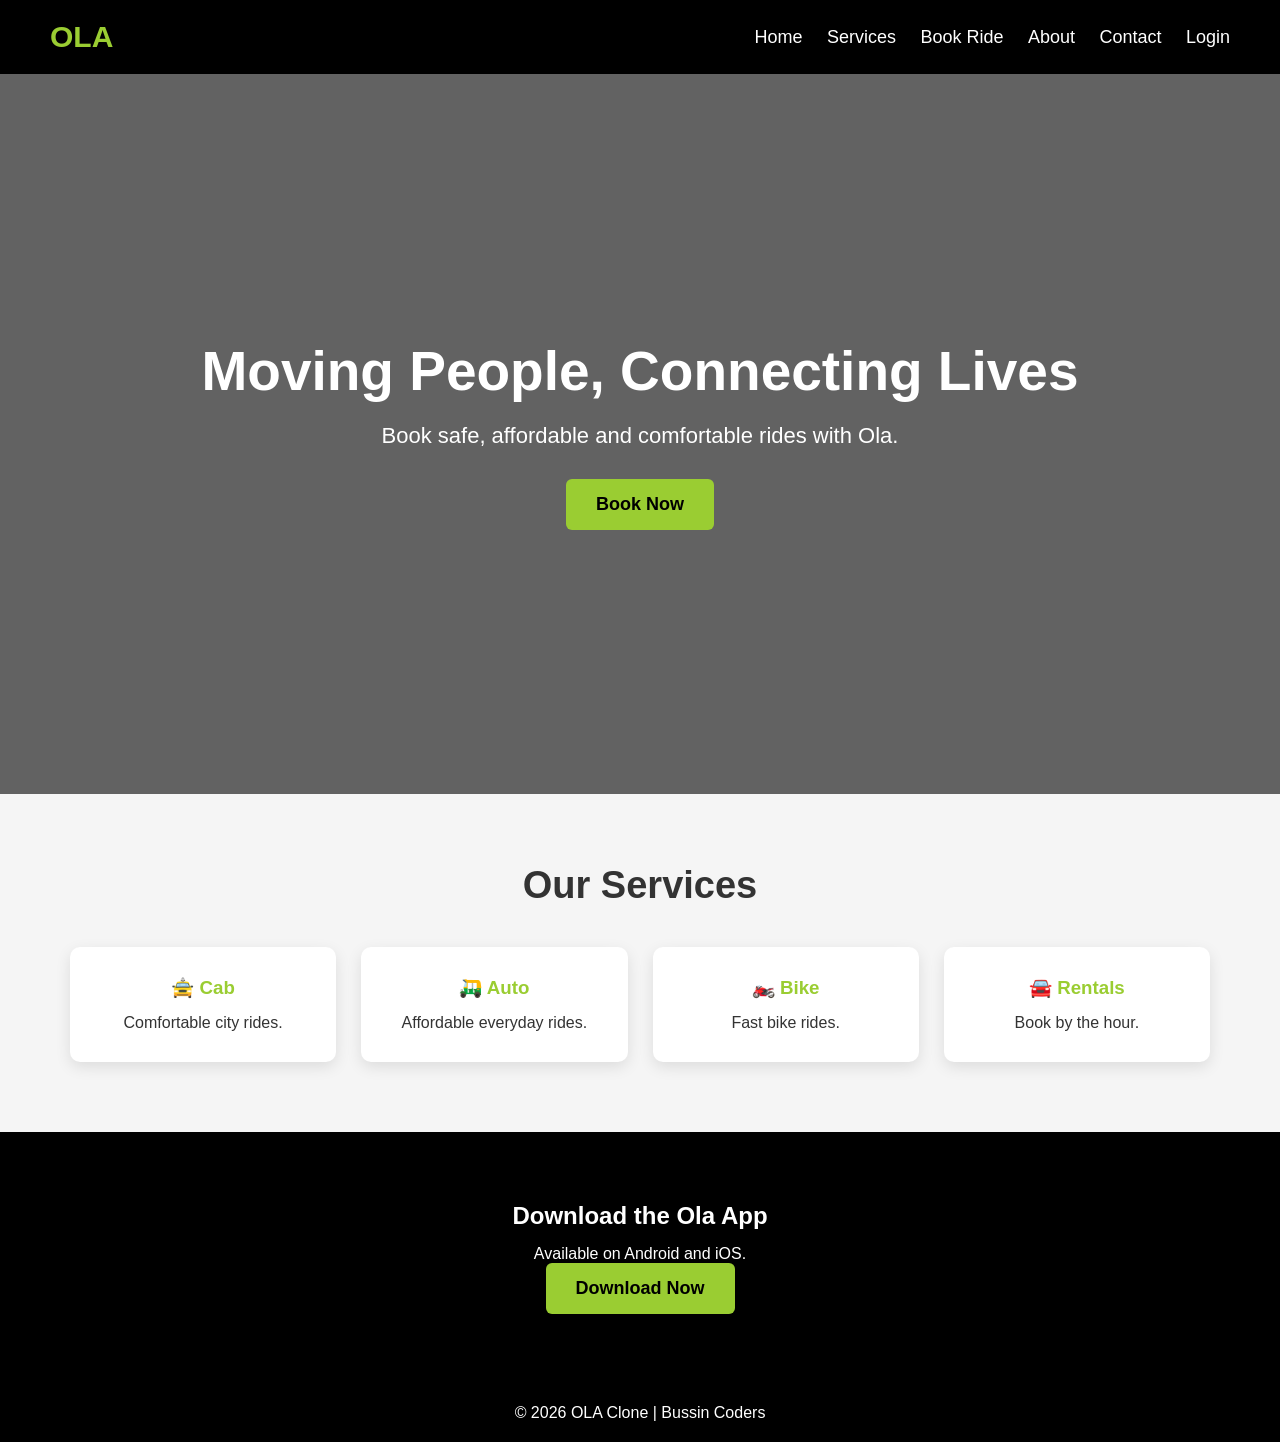
<file: index.html>
<!DOCTYPE html>
<html lang="en">
<head>
    <meta charset="UTF-8">
    <meta name="viewport" content="width=device-width, initial-scale=1.0">
    <title>OLA Clone</title>
    <link rel="stylesheet" href="style.css">
</head>
<body>

<header>
    <div class="logo">OLA</div>
    <nav>
        <a href="index.html">Home</a>
        <a href="services.html">Services</a>
        <a href="booking.html">Book Ride</a>
        <a href="about.html">About</a>
        <a href="contact.html">Contact</a>
        <a href="login.html">Login</a>
    </nav>
</header>

<section class="hero">
    <h1>Moving People, Connecting Lives</h1>
    <p>Book safe, affordable and comfortable rides with Ola.</p>
    <a href="booking.html" class="btn">Book Now</a>
</section>

<section class="services">
    <h2>Our Services</h2>

    <div class="cards">

        <div class="card">
            <h3>🚖 Cab</h3>
            <p>Comfortable city rides.</p>
        </div>

        <div class="card">
            <h3>🛺 Auto</h3>
            <p>Affordable everyday rides.</p>
        </div>

        <div class="card">
            <h3>🏍️ Bike</h3>
            <p>Fast bike rides.</p>
        </div>

        <div class="card">
            <h3>🚘 Rentals</h3>
            <p>Book by the hour.</p>
        </div>

    </div>
</section>

<section class="download">
    <h2>Download the Ola App</h2>
    <p>Available on Android and iOS.</p>
    <button>Download Now</button>
</section>

<footer>
    <p>© 2026 OLA Clone | Bussin Coders</p>
</footer>

</body>
</html>
</file>
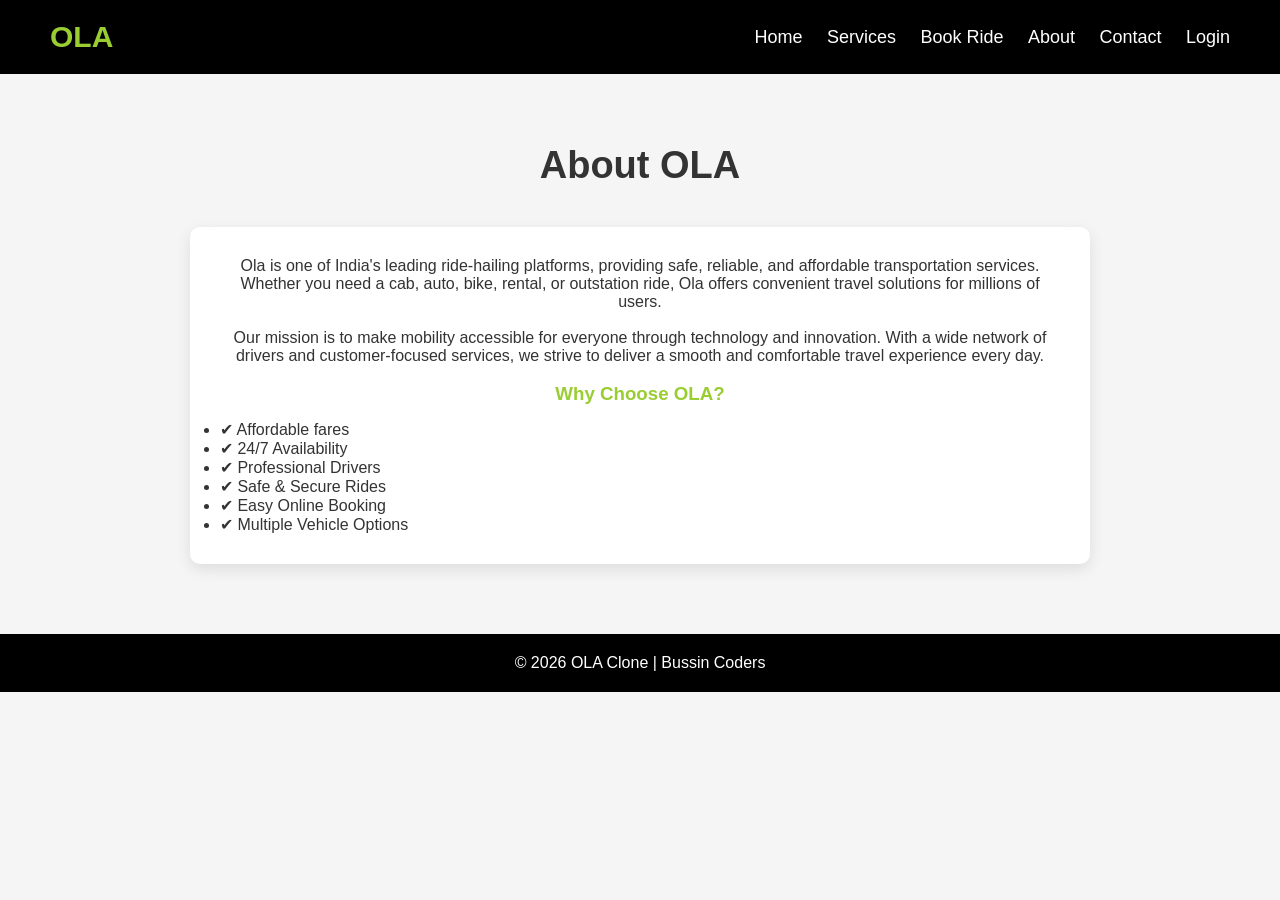
<file: about.html>
<!DOCTYPE html>
<html lang="en">
<head>
    <meta charset="UTF-8">
    <meta name="viewport" content="width=device-width, initial-scale=1.0">
    <title>About Us - OLA</title>
    <link rel="stylesheet" href="style.css">
</head>
<body>

<header>
    <div class="logo">OLA</div>
    <nav>
        <a href="index.html">Home</a>
        <a href="services.html">Services</a>
        <a href="booking.html">Book Ride</a>
        <a href="about.html">About</a>
        <a href="contact.html">Contact</a>
        <a href="login.html">Login</a>
    </nav>
</header>

<section class="services">
    <h2>About OLA</h2>

    <div class="card" style="max-width:900px; margin:auto;">
        <p>
            Ola is one of India's leading ride-hailing platforms, providing safe,
            reliable, and affordable transportation services. Whether you need a
            cab, auto, bike, rental, or outstation ride, Ola offers convenient
            travel solutions for millions of users.
        </p>

        <br>

        <p>
            Our mission is to make mobility accessible for everyone through
            technology and innovation. With a wide network of drivers and
            customer-focused services, we strive to deliver a smooth and
            comfortable travel experience every day.
        </p>

        <br>

        <h3>Why Choose OLA?</h3>

        <ul style="text-align:left; margin-top:15px;">
            <li>✔ Affordable fares</li>
            <li>✔ 24/7 Availability</li>
            <li>✔ Professional Drivers</li>
            <li>✔ Safe & Secure Rides</li>
            <li>✔ Easy Online Booking</li>
            <li>✔ Multiple Vehicle Options</li>
        </ul>
    </div>
</section>

<footer>
    <p>© 2026 OLA Clone | Bussin Coders</p>
</footer>

</body>
</html>
</file>
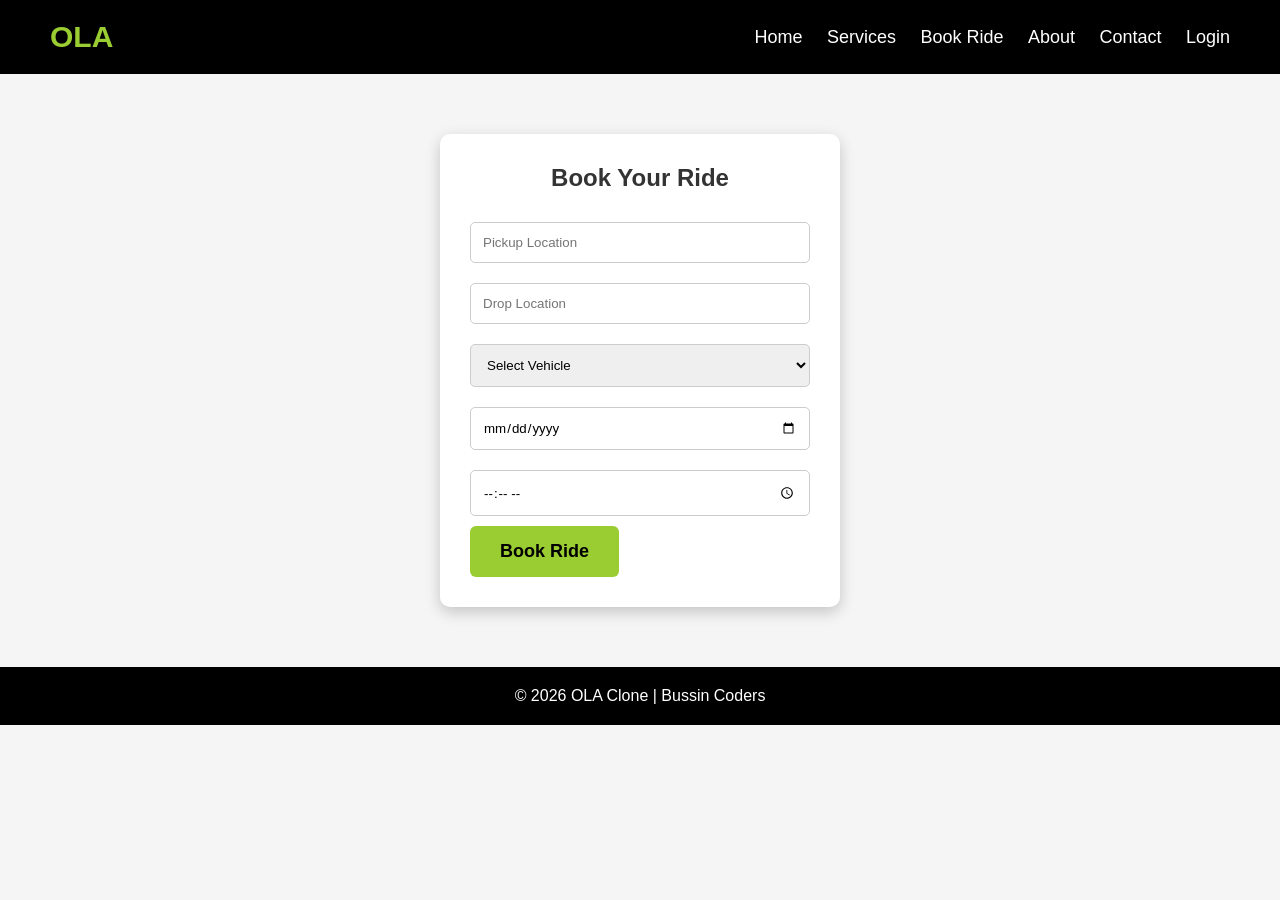
<file: Booking.html>
<!DOCTYPE html>
<html lang="en">
<head>
    <meta charset="UTF-8">
    <meta name="viewport" content="width=device-width, initial-scale=1.0">
    <title>Book a Ride - OLA</title>
    <link rel="stylesheet" href="style.css">
</head>
<body>

<header>
    <div class="logo">OLA</div>
    <nav>
        <a href="index.html">Home</a>
        <a href="services.html">Services</a>
        <a href="booking.html">Book Ride</a>
        <a href="about.html">About</a>
        <a href="contact.html">Contact</a>
        <a href="login.html">Login</a>
    </nav>
</header>

<div class="form-container">
    <h2>Book Your Ride</h2>

    <form>

        <input type="text" placeholder="Pickup Location" required>

        <input type="text" placeholder="Drop Location" required>

        <select required>
            <option value="">Select Vehicle</option>
            <option>Cab</option>
            <option>Auto</option>
            <option>Bike</option>
            <option>Rental</option>
        </select>

        <input type="date" required>

        <input type="time" required>

        <button type="submit">Book Ride</button>

    </form>

</div>

<footer>
    <p>© 2026 OLA Clone | Bussin Coders</p>
</footer>

</body>
</html>
</file>
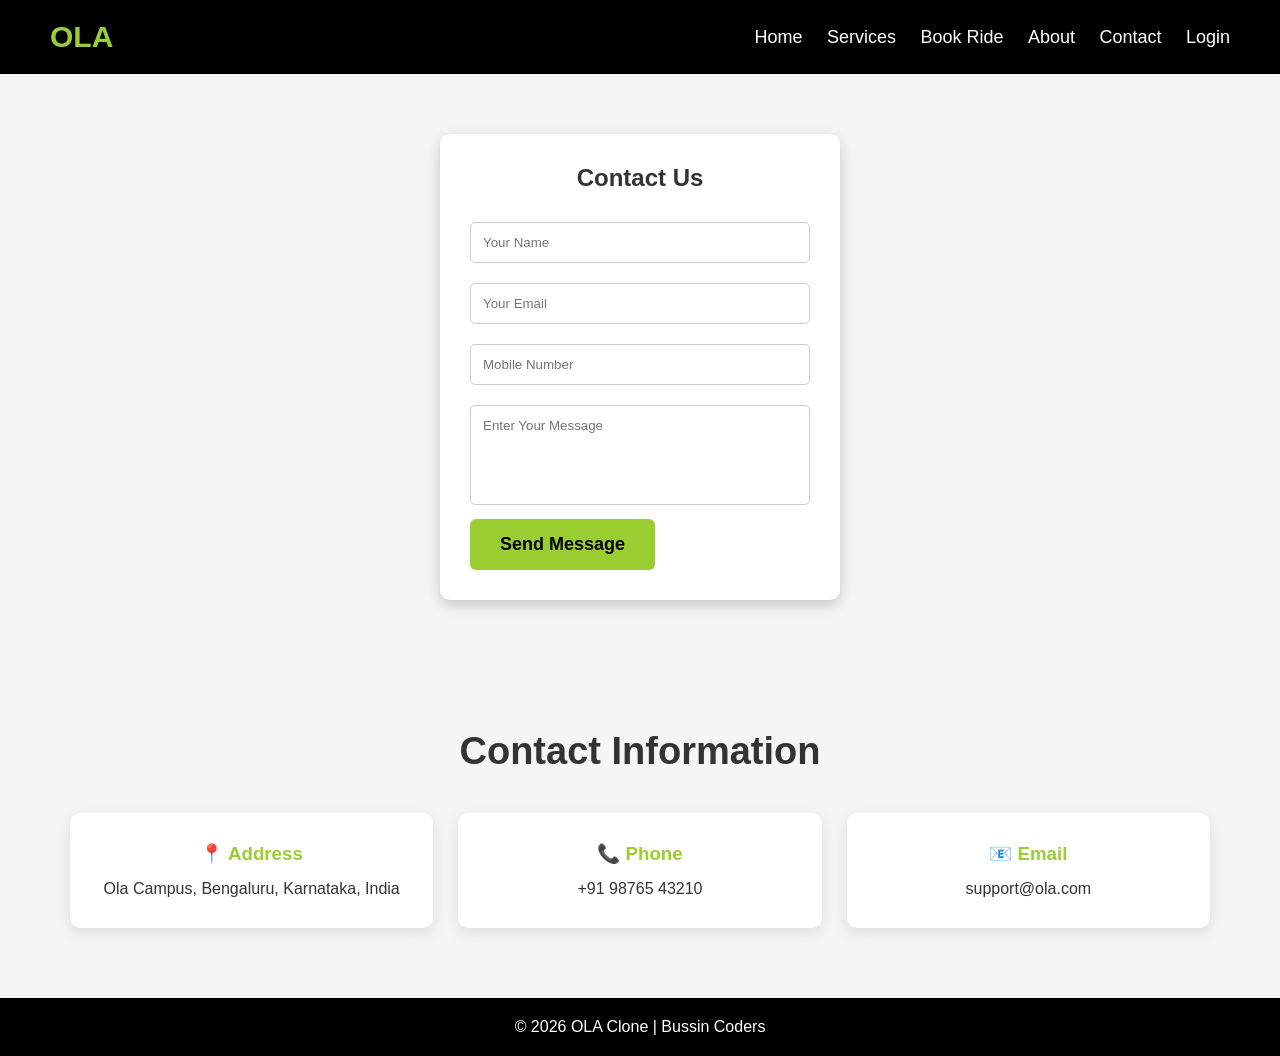
<file: contact.html>
<!DOCTYPE html>
<html lang="en">
<head>
    <meta charset="UTF-8">
    <meta name="viewport" content="width=device-width, initial-scale=1.0">
    <title>Contact Us - OLA</title>
    <link rel="stylesheet" href="style.css">
</head>
<body>

<header>
    <div class="logo">OLA</div>
    <nav>
        <a href="index.html">Home</a>
        <a href="services.html">Services</a>
        <a href="booking.html">Book Ride</a>
        <a href="about.html">About</a>
        <a href="contact.html">Contact</a>
        <a href="login.html">Login</a>
    </nav>
</header>

<div class="form-container">
    <h2>Contact Us</h2>

    <form>

        <input type="text"
               placeholder="Your Name"
               required>

        <input type="email"
               placeholder="Your Email"
               required>

        <input type="tel"
               placeholder="Mobile Number"
               required>

        <textarea placeholder="Enter Your Message"
                  required></textarea>

        <button type="submit">Send Message</button>

    </form>

</div>

<section class="services">
    <h2>Contact Information</h2>

    <div class="cards">

        <div class="card">
            <h3>📍 Address</h3>
            <p>Ola Campus, Bengaluru, Karnataka, India</p>
        </div>

        <div class="card">
            <h3>📞 Phone</h3>
            <p>+91 98765 43210</p>
        </div>

        <div class="card">
            <h3>📧 Email</h3>
            <p>support@ola.com</p>
        </div>

    </div>
</section>

<footer>
    <p>© 2026 OLA Clone | Bussin Coders</p>
</footer>

</body>
</html>
</file>
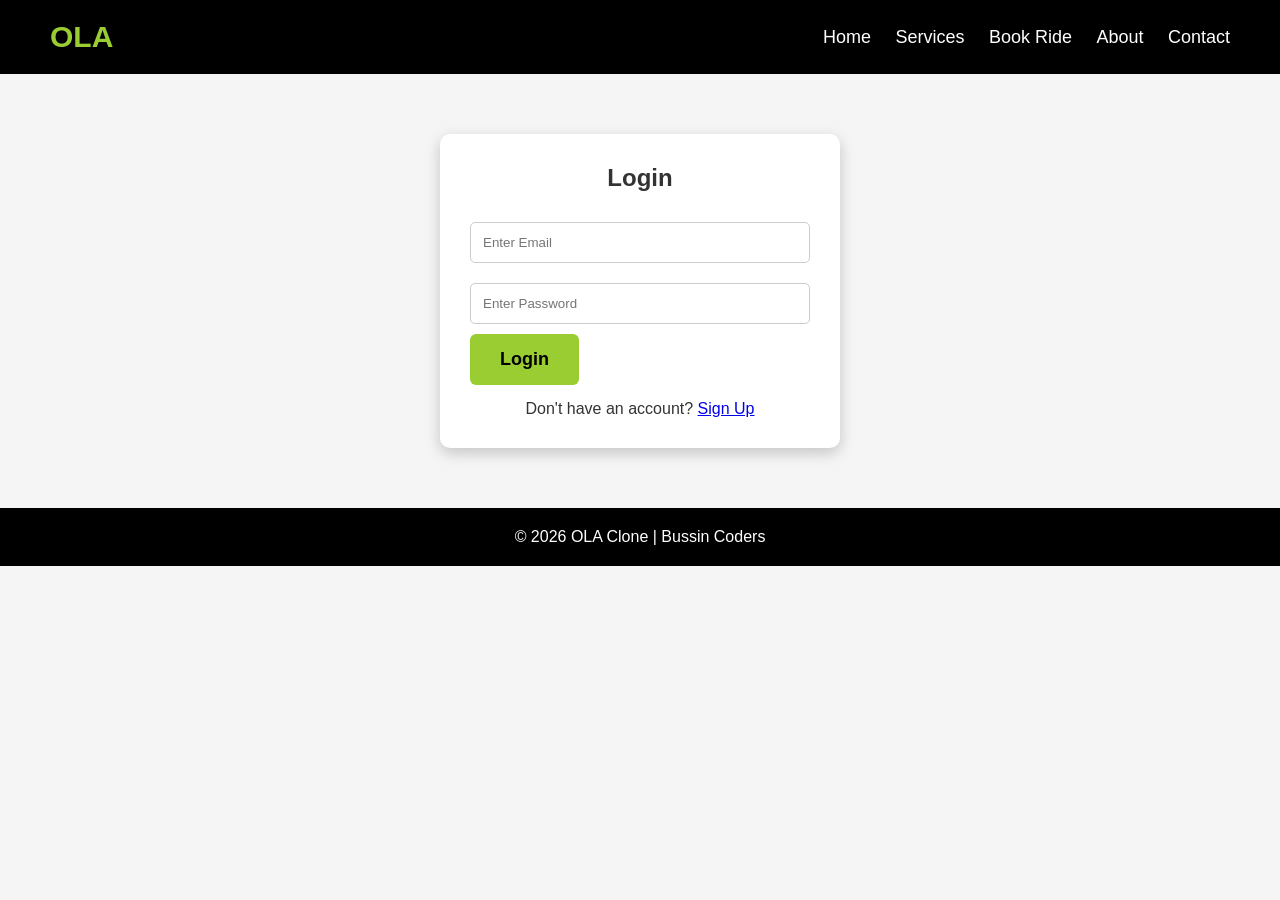
<file: login.html>
<!DOCTYPE html>
<html lang="en">
<head>
    <meta charset="UTF-8">
    <meta name="viewport" content="width=device-width, initial-scale=1.0">
    <title>OLA Login</title>
    <link rel="stylesheet" href="style.css">
</head>
<body>

<header>
    <div class="logo">OLA</div>
    <nav>
        <a href="index.html">Home</a>
        <a href="services.html">Services</a>
        <a href="booking.html">Book Ride</a>
        <a href="about.html">About</a>
        <a href="contact.html">Contact</a>
    </nav>
</header>

<div class="form-container">
    <h2>Login</h2>

    <form action="booking.html">

        <input type="email"
        placeholder="Enter Email"
        required>

        <input type="password"
        placeholder="Enter Password"
        required>

        <button type="submit">
            Login
        </button>

    </form>

    <p style="text-align:center; margin-top:15px;">
        Don't have an account?
        <a href="signup.html">Sign Up</a>
    </p>

</div>

<footer>
    <p>© 2026 OLA Clone | Bussin Coders</p>
</footer>

</body>
</html>
</file>
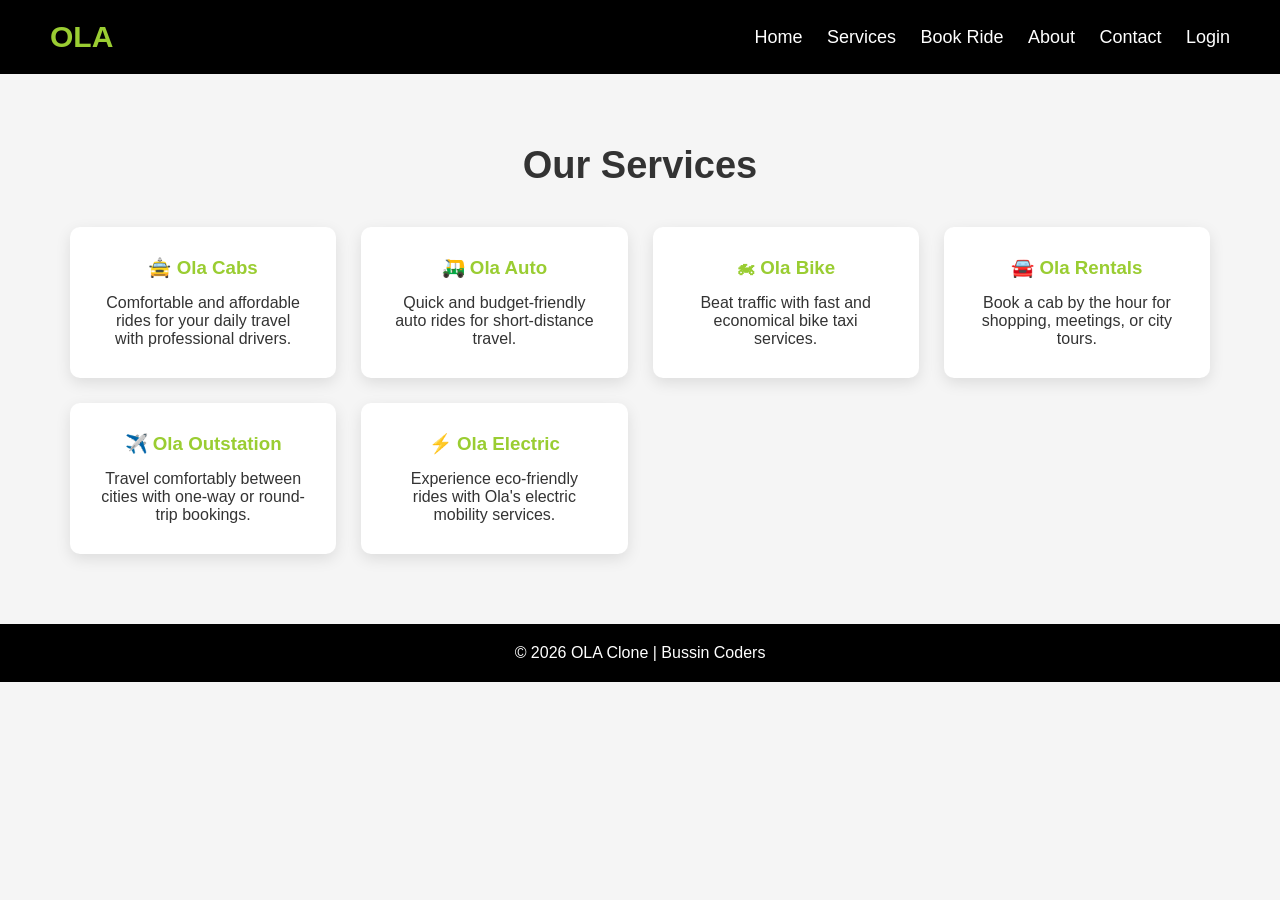
<file: service.html>
<!DOCTYPE html>
<html lang="en">
<head>
    <meta charset="UTF-8">
    <meta name="viewport" content="width=device-width, initial-scale=1.0">
    <title>Our Services - OLA</title>
    <link rel="stylesheet" href="style.css">
</head>
<body>

<header>
    <div class="logo">OLA</div>
    <nav>
        <a href="index.html">Home</a>
        <a href="services.html">Services</a>
        <a href="booking.html">Book Ride</a>
        <a href="about.html">About</a>
        <a href="contact.html">Contact</a>
        <a href="login.html">Login</a>
    </nav>
</header>

<section class="services">
    <h2>Our Services</h2>

    <div class="cards">

        <div class="card">
            <h3>🚖 Ola Cabs</h3>
            <p>Comfortable and affordable rides for your daily travel with professional drivers.</p>
        </div>

        <div class="card">
            <h3>🛺 Ola Auto</h3>
            <p>Quick and budget-friendly auto rides for short-distance travel.</p>
        </div>

        <div class="card">
            <h3>🏍 Ola Bike</h3>
            <p>Beat traffic with fast and economical bike taxi services.</p>
        </div>

        <div class="card">
            <h3>🚘 Ola Rentals</h3>
            <p>Book a cab by the hour for shopping, meetings, or city tours.</p>
        </div>

        <div class="card">
            <h3>✈️ Ola Outstation</h3>
            <p>Travel comfortably between cities with one-way or round-trip bookings.</p>
        </div>

        <div class="card">
            <h3>⚡ Ola Electric</h3>
            <p>Experience eco-friendly rides with Ola's electric mobility services.</p>
        </div>

    </div>
</section>

<footer>
    <p>© 2026 OLA Clone | Bussin Coders</p>
</footer>

</body>
</html>
</file>
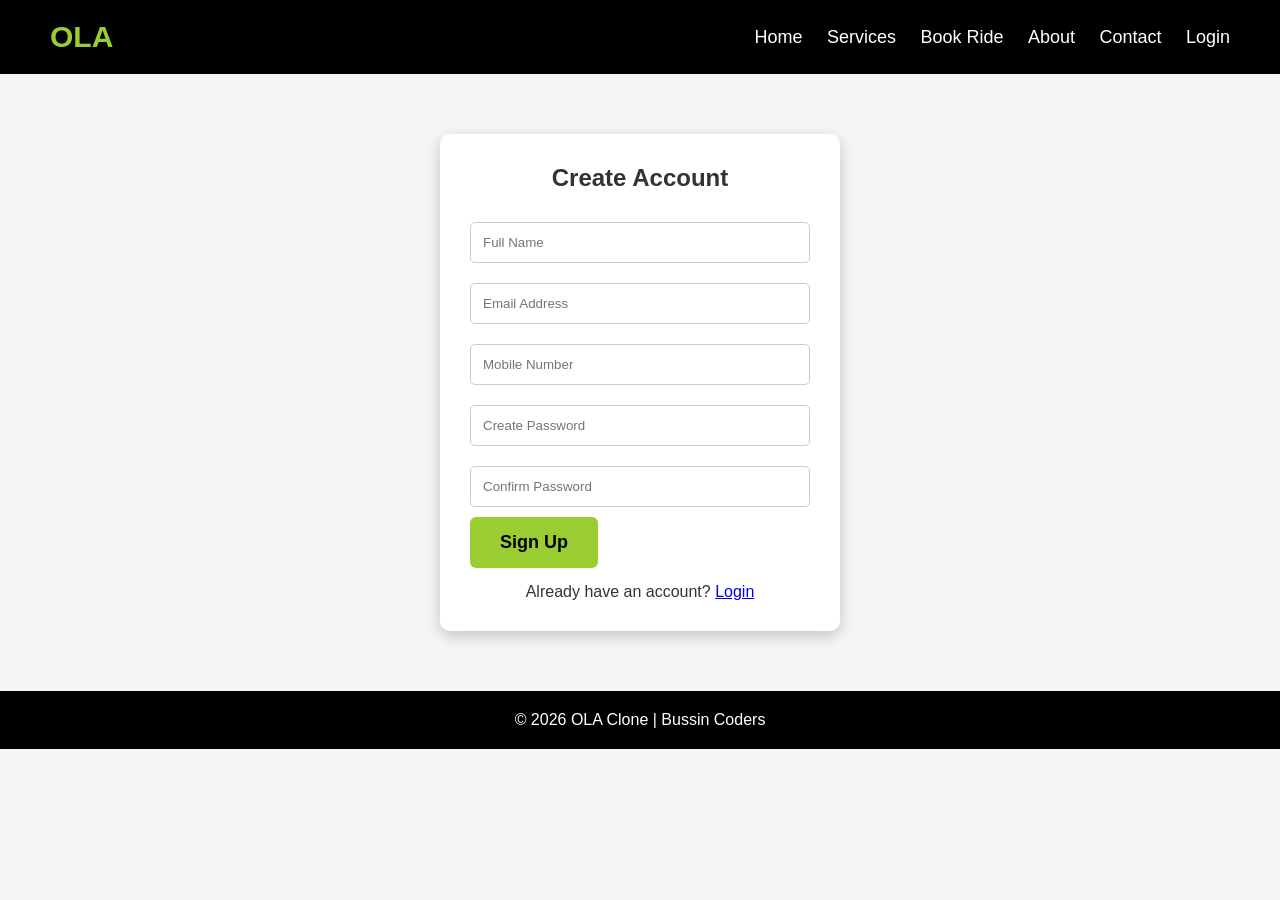
<file: signup.html>
<!DOCTYPE html>
<html lang="en">
<head>
    <meta charset="UTF-8">
    <meta name="viewport" content="width=device-width, initial-scale=1.0">
    <title>OLA Sign Up</title>
    <link rel="stylesheet" href="style.css">
</head>
<body>

<header>
    <div class="logo">OLA</div>
    <nav>
        <a href="index.html">Home</a>
        <a href="services.html">Services</a>
        <a href="booking.html">Book Ride</a>
        <a href="about.html">About</a>
        <a href="contact.html">Contact</a>
        <a href="login.html">Login</a>
    </nav>
</header>

<div class="form-container">
    <h2>Create Account</h2>

    <form action="login.html">

        <input type="text"
               placeholder="Full Name"
               required>

        <input type="email"
               placeholder="Email Address"
               required>

        <input type="tel"
               placeholder="Mobile Number"
               required>

        <input type="password"
               placeholder="Create Password"
               required>

        <input type="password"
               placeholder="Confirm Password"
               required>

        <button type="submit">Sign Up</button>

    </form>

    <p style="text-align:center; margin-top:15px;">
        Already have an account?
        <a href="login.html">Login</a>
    </p>

</div>

<footer>
    <p>© 2026 OLA Clone | Bussin Coders</p>
</footer>

</body>
</html>
</file>
<file: style.css>
*{
    margin:0;
    padding:0;
    box-sizing:border-box;
    font-family:Arial, Helvetica, sans-serif;
}

body{
    background:#f5f5f5;
    color:#333;
}

/* Header */

header{
    background:#000;
    color:#fff;
    display:flex;
    justify-content:space-between;
    align-items:center;
    padding:20px 50px;
}

.logo{
    font-size:30px;
    font-weight:bold;
    color:#9acd32;
}

nav a{
    color:white;
    text-decoration:none;
    margin-left:20px;
    font-size:18px;
    transition:.3s;
}

nav a:hover{
    color:#9acd32;
}

/* Hero Section */

.hero{
    height:80vh;
    display:flex;
    flex-direction:column;
    justify-content:center;
    align-items:center;
    text-align:center;
    background:linear-gradient(rgba(0,0,0,.6),rgba(0,0,0,.6)),
    url("https://images.unsplash.com/photo-1519003722824-194d4455a60c?auto=format&fit=crop&w=1400&q=80");
    background-size:cover;
    background-position:center;
    color:white;
}

.hero h1{
    font-size:55px;
    margin-bottom:20px;
}

.hero p{
    font-size:22px;
    margin-bottom:30px;
}

.btn,
button{
    padding:15px 30px;
    border:none;
    border-radius:6px;
    background:#9acd32;
    color:#000;
    text-decoration:none;
    font-size:18px;
    cursor:pointer;
    font-weight:bold;
}

button:hover,
.btn:hover{
    background:#7fb31d;
}

/* Services */

.services{
    padding:70px;
    text-align:center;
}

.services h2{
    font-size:38px;
    margin-bottom:40px;
}

.cards{
    display:grid;
    grid-template-columns:repeat(auto-fit,minmax(230px,1fr));
    gap:25px;
}

.card{
    background:white;
    padding:30px;
    border-radius:10px;
    box-shadow:0 5px 15px rgba(0,0,0,.1);
}

.card h3{
    margin-bottom:15px;
    color:#9acd32;
}

/* Download */

.download{
    text-align:center;
    padding:70px;
    background:#000;
    color:white;
}

.download h2{
    margin-bottom:15px;
}

/* Forms */

.form-container{
    width:400px;
    margin:60px auto;
    background:white;
    padding:30px;
    border-radius:10px;
    box-shadow:0 5px 15px rgba(0,0,0,.2);
}

.form-container h2{
    text-align:center;
    margin-bottom:20px;
}

input,
select,
textarea{
    width:100%;
    padding:12px;
    margin:10px 0;
    border:1px solid #ccc;
    border-radius:5px;
}

textarea{
    resize:none;
    height:100px;
}

/* Footer */

footer{
    background:#000;
    color:white;
    text-align:center;
    padding:20px;
}

/* Responsive */

@media(max-width:768px){

header{
    flex-direction:column;
}

nav{
    margin-top:15px;
}

nav a{
    display:block;
    margin:10px 0;
}

.hero h1{
    font-size:35px;
}

.form-container{
    width:90%;
}

}
</file>
